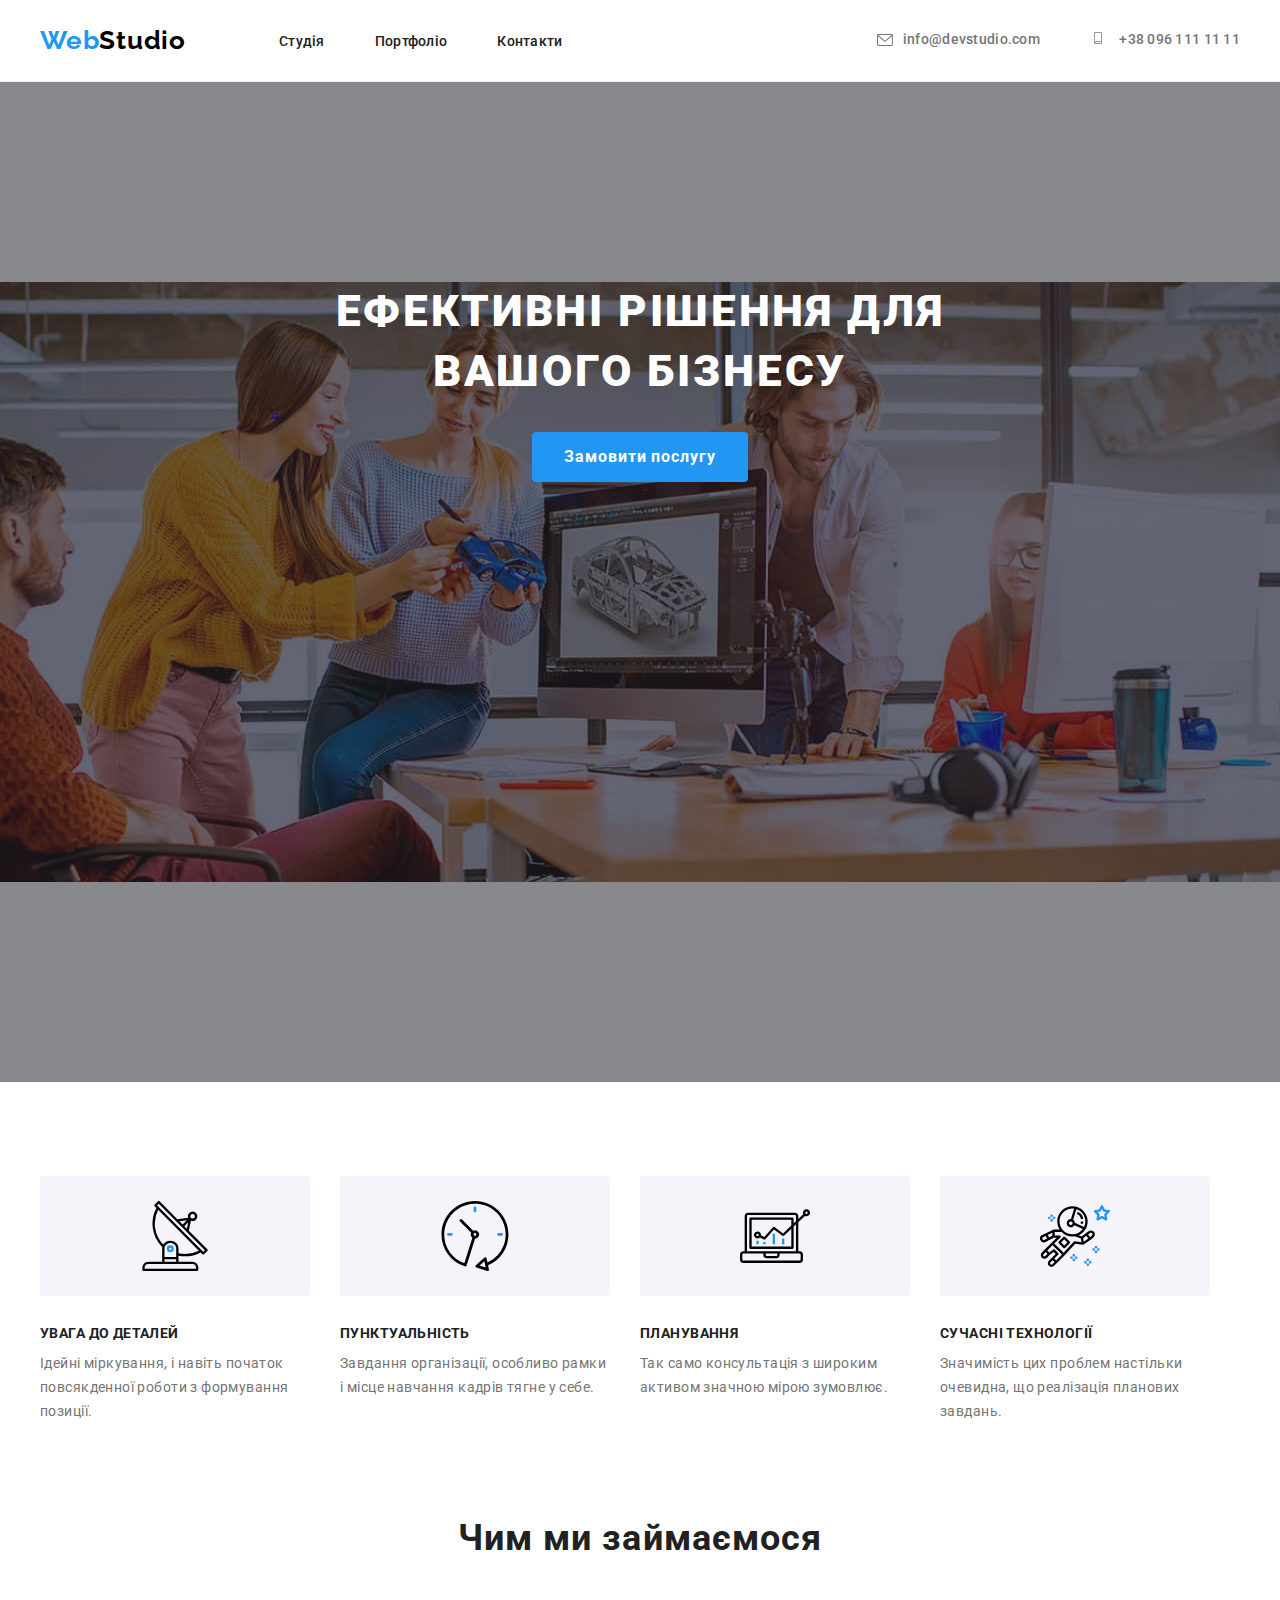
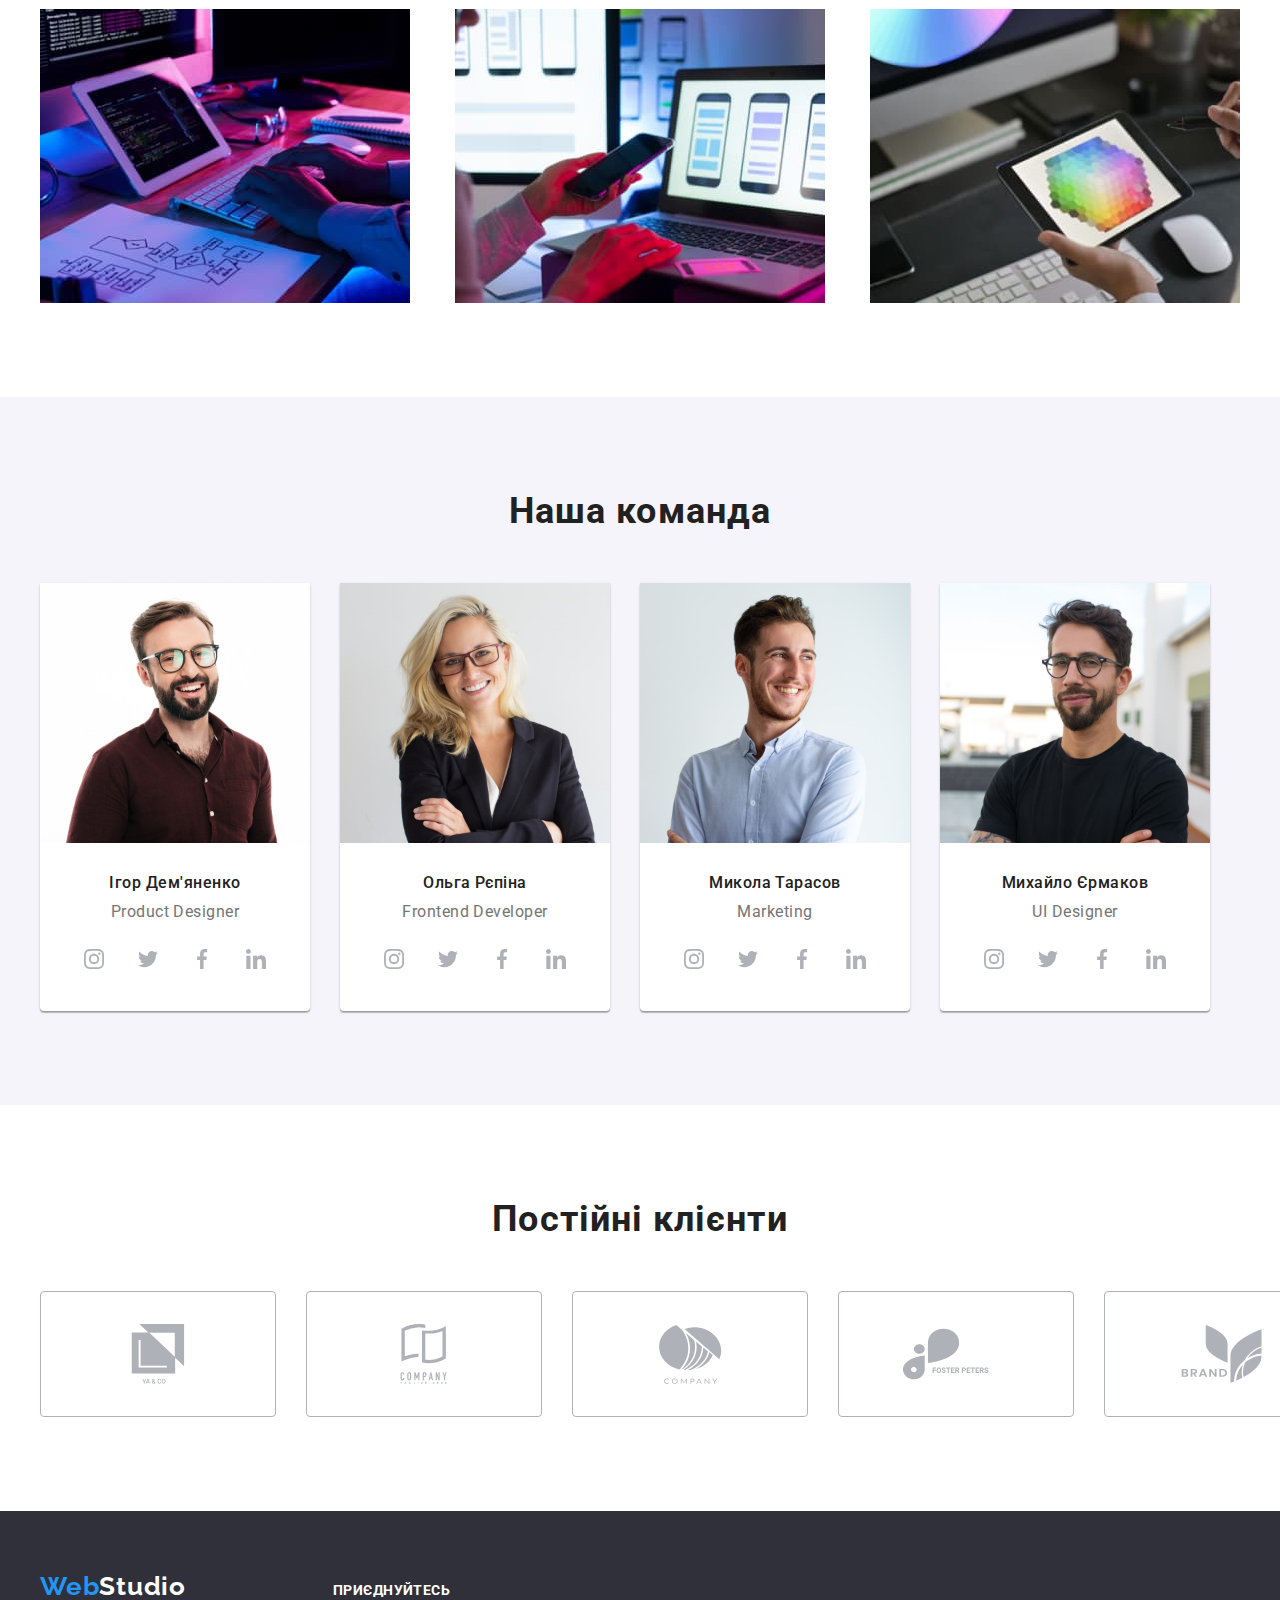
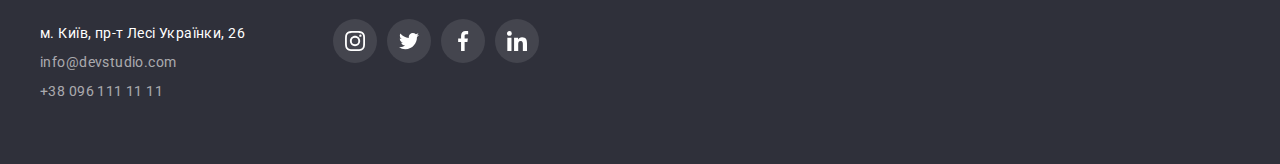
<file: index.html>
<!DOCTYPE html>
<html lang="uk">

<head>
  <meta charset="UTF-8" />
  <meta http-equiv="X-UA-Compatible" content="IE=edge" />
  <meta name="viewport" content="width=device-width, initial-scale=1.0" />
  <title lang="en">WebStudio</title>
  <link rel="preconnect" href="https://fonts.googleapis.com" />
  <link rel="preconnect" href="https://fonts.gstatic.com" crossorigin />
  <link href="https://fonts.googleapis.com/css2?family=Raleway:wght@700&family=Roboto:wght@400;500;700;900&display=swap"
    rel="stylesheet" />
  <link rel="stylesheet" href="https://cdnjs.cloudflare.com/ajax/libs/modern-normalize/1.1.0/modern-normalize.min.css"
    integrity="sha512-wpPYUAdjBVSE4KJnH1VR1HeZfpl1ub8YT/NKx4PuQ5NmX2tKuGu6U/JRp5y+Y8XG2tV+wKQpNHVUX03MfMFn9Q=="
    crossorigin="anonymous" referrerpolicy="no-referrer" />
  <!-- Customs styles -->
  <link rel="stylesheet" href="./css/style.css" />
</head>

<body>
  <header class="header">
    <div class="container main-nav">
      <a href="" lang="en" class="logo link">Web<span class="logo-header">Studio</span></a>
      <nav>
        <ul class="nav-list">
          <li class="nav-item">
            <a href="./index.html" class="nav-link link">Студія</a>
          </li>
          <li class="nav-item">
            <a href="./portfolio.html" class="nav-link link">Портфоліо</a>
          </li>
          <li class="nav-item">
            <a href="" class="nav-link link">Контакти</a>
          </li>
        </ul>
      </nav>
      <a href="mailto:info@devstudio.com" class="header-mail link"><svg class="header-icon" width="16px" height="12px">,
          <use href="./images/icons.svg#icon-envelope"></use>,
        </svg>info@devstudio.com</a>
      <a href="tel:+380961111111" class="header-tel link"><svg class="header-icon" width="16px" height="12px">,
          <use href="./images/icons.svg#icon-smartphone"></use>,
        </svg> +38 096 111 11 11</a>
    </div>
  </header>
  <main>
    <!--Hero-->
      <section class="section hero">
        <div class="container">
          <h1 class="hero-title">
            Ефективні рішення для <br />
            вашого бізнесу
          </h1>
          <button type="button" class="hero-btn">Замовити послугу</button>
        </div>
      </section>
    
    <!--Features-->
    <section class="section features">
      <div class="container padding-0">
        <h2 class="visually-hidden">Особливості</h2>
        <ul class="features-list">
          <li class="features-item">
            <div class="features-icon">
              <svg width="70px" height="70px">,
                <use href="./images/icons.svg#icon-antenna"></use>,
              </svg>
            </div>
            <h3 class="features-sub-title">Увага до деталей</h3>
            <p class="features-text">
              Ідейні міркування, і навіть початок повсякденної роботи з
              формування позиції.
            </p>
          </li>
          <li class="features-item">
            <div class="features-icon">
              <svg width="70px" height="70px">,
                <use href="./images/icons.svg#icon-clock"></use>,
              </svg>
            </div>
            <h3 class="features-sub-title">Пунктуальність</h3>
            <p class="features-text">
              Завдання організації, особливо рамки і місце навчання кадрів тягне
              у себе.
            </p>
          </li>
          <li class="features-item">
            <div class="features-icon">
              <svg width="70px" height="70px">,
                <use href="./images/icons.svg#icon-diagram"></use>,
              </svg>
            </div>
            <h3 class="features-sub-title">Планування</h3>
            <p class="features-text">
              Так само консультація з широким активом значною мірою зумовлює.
            </p>
          </li>
          <li class="features-item">
            <div class="features-icon">
              <svg width="70px" height="70px">,
                <use href="./images/icons.svg#icon-astronaut"></use>,
              </svg>
            </div>
            <h3 class="features-sub-title">Сучасні технології</h3>
            <p class="features-text">
              Значимість цих проблем настільки очевидна, що реалізація планових
              завдань.
            </p>
          </li>
        </ul>
      </div>
    </section>
    <!--Activity-->
    <section class="section activity">
      <div class="container">
        <h2 class="title">Чим ми займаємося</h2>
        <ul class="activity-list padding-0">
          <li>
            <img src="./images/box1.jpg" alt="Людина набирає текст" width="370" height="294" />
          </li>
          <li>
            <img src="./images/box2.jpg" alt="Людина за ноутбуком" width="370" height="294" />
          </li>
          <li>
            <img src="./images/box3.jpg" alt="Планшет в руці" width="370" height="294" />
          </li>
        </ul>
      </div>
    </section>
    <!--Team-->
    <section class="section section-team">
      <div class="container">
        <h2 class="title">Наша команда</h2>
        <ul class="team-list">
          <li class="team-item">
            <img src="./images/Ihor.jpg" alt="Ігор Дем'яненко" width="270" height="260" />
            <div class="team-item-sign">
              <h3 class="team-sub-title">Ігор Дем'яненко</h3>
              <p class="team-text" lang="en">Product Designer</p>
              <div class="social-block">
                <a class="social-link" target="_blank" rel="noopener nofollow noreferer" href="https://www.instagram.com
">
                  <svg class="social-ikon" width="20px" height="20px">,
                    <use href="./images/icons.svg#icon-instagram"></use>,
                  </svg>
                </a>
                <a class="social-link" target="_blank" rel="noopener nofollow noreferer" href="https://twitter.com/
">
                  <svg class="social-ikon" width="20px" height="20px">,
                    <use href="./images/icons.svg#icon-twitter"></use>,
                  </svg>
                </a>
                <a class="social-link" target="_blank" rel="noopener nofollow noreferer" href="https://uk-ua.facebook.com

">
                  <svg class="social-ikon" width="20px" height="20px">,
                    <use href="./images/icons.svg#icon-facebook"></use>,
                  </svg>
                </a>
                <a class="social-link" target="_blank" rel="noopener nofollow noreferer" href="https://ua.linkedin.com

">
                  <svg class="social-ikon" width="20px" height="20px">,
                    <use href="./images/icons.svg#icon-linkedin"></use>,
                  </svg>
                </a>
              </div>
            </div>
          </li>
          <li class="team-item">
            <img src="./images/Olha.jpg" alt="Ольга Рєпіна" width="270" height="260" />
            <div class="team-item-sign">
              <h3 class="team-sub-title">Ольга Рєпіна</h3>
              <p class="team-text" lang="en">Frontend Developer</p>
              <div class="social-block">
                <a class="social-link" target="_blank" rel="noopener nofollow noreferer" href="https://www.instagram.com
">
                  <svg class="social-ikon" width="20px" height="20px">,
                    <use href="./images/icons.svg#icon-instagram"></use>,
                  </svg>
                </a>
                <a class="social-link" target="_blank" rel="noopener nofollow noreferer" href="https://twitter.com/
">
                  <svg class="social-ikon" width="20px" height="20px">,
                    <use href="./images/icons.svg#icon-twitter"></use>,
                  </svg>
                </a>
                <a class="social-link" target="_blank" rel="noopener nofollow noreferer" href="https://uk-ua.facebook.com

">
                  <svg class="social-ikon" width="20px" height="20px">,
                    <use href="./images/icons.svg#icon-facebook"></use>,
                  </svg>
                </a>
                <a class="social-link" target="_blank" rel="noopener nofollow noreferer" href="https://ua.linkedin.com

">
                  <svg class="social-ikon" width="20px" height="20px">,
                    <use href="./images/icons.svg#icon-linkedin"></use>,
                  </svg>
                </a>
              </div>
            </div>
          </li>
          <li class="team-item">
            <img src="./images/Mykola.jpg" alt="Микола Тарасов" width="270" height="260" />
            <div class="team-item-sign">
              <h3 class="team-sub-title">Микола Тарасов</h3>
              <p class="team-text" lang="en">Marketing</p>
              <div class="social-block">
                <a class="social-link" target="_blank" rel="noopener nofollow noreferer" href="https://www.instagram.com
">
                  <svg class="social-ikon" width="20px" height="20px">,
                    <use href="./images/icons.svg#icon-instagram"></use>,
                  </svg>
                </a>
                <a class="social-link" target="_blank" rel="noopener nofollow noreferer" href="https://twitter.com/
">
                  <svg class="social-ikon" width="20px" height="20px">,
                    <use href="./images/icons.svg#icon-twitter"></use>,
                  </svg>
                </a>
                <a class="social-link" target="_blank" rel="noopener nofollow noreferer" href="https://uk-ua.facebook.com

">
                  <svg class="social-ikon" width="20px" height="20px">,
                    <use href="./images/icons.svg#icon-facebook"></use>,
                  </svg>
                </a>
                <a class="social-link" target="_blank" rel="noopener nofollow noreferer" href="https://ua.linkedin.com

">
                  <svg class="social-ikon" width="20px" height="20px">,
                    <use href="./images/icons.svg#icon-linkedin"></use>,
                  </svg>
                </a>
              </div>
            </div>
          </li>
          <li class="team-item">
            <img src="./images/Myhailo.jpg" alt="Михайло Єрмаков" width="270" height="260" />
            <div class="team-item-sign">
              <h3 class="team-sub-title">Михайло Єрмаков</h3>
              <p class="team-text" lang="en">UI Designer</p>
              <div class="social-block">
                <a class="social-link" target="_blank" rel="noopener nofollow noreferer" href="https://www.instagram.com
">
                  <svg class="social-ikon" width="20px" height="20px">,
                    <use href="./images/icons.svg#icon-instagram"></use>,
                  </svg>
                </a>
                <a class="social-link" target="_blank" rel="noopener nofollow noreferer" href="https://twitter.com/
">
                  <svg class="social-ikon" width="20px" height="20px">,
                    <use href="./images/icons.svg#icon-twitter"></use>,
                  </svg>
                </a>
                <a class="social-link" target="_blank" rel="noopener nofollow noreferer" href="https://uk-ua.facebook.com

">
                  <svg class="social-ikon" width="20px" height="20px">,
                    <use href="./images/icons.svg#icon-facebook"></use>,
                  </svg>
                </a>
                <a class="social-link" target="_blank" rel="noopener nofollow noreferer" href="https://ua.linkedin.com

">
                  <svg class="social-ikon" width="20px" height="20px">,
                    <use href="./images/icons.svg#icon-linkedin"></use>,
                  </svg>
                </a>
              </div>
            </div>
          </li>
        </ul>
      </div>
    </section>
    <!-- Clients -->
    <section class="section clients">
      <div class="container">
        <h2 class="title">Постійні клієнти</h2>
        <ul class="clients-list">
          <li class="clients-item"> <a class="clients-link" href="">

              <svg class="clients-icon" width="106px" height="60px">,
                <use href="./images/icons.svg#icon-group"></use>,
              </svg>

            </a></li>
          <li class="clients-item"> <a class="clients-link" href="">
              <svg class="clients-icon" width="106px" height="60px">,
                <use href="./images/icons.svg#icon-group-1"></use>,
              </svg>
            </a></li>
          <li class="clients-item"> <a class="clients-link" href="">
              <svg class="clients-icon" width="106px" height="60px">,
                <use href="./images/icons.svg#icon-group-2"></use>,
              </svg>
            </a></li>
          <li class="clients-item"> <a class="clients-link" href="">
              <svg class="clients-icon" width="106px" height="60px">,
                <use href="./images/icons.svg#icon-group-3"></use>,
              </svg>
            </a></li>
          <li class="clients-item"> <a class="clients-link" href="">
              <svg class="clients-icon" width="106px" height="60px">,
                <use href="./images/icons.svg#icon-group-4"></use>,
              </svg>
            </a></li>
          <li class="clients-item"> <a class="clients-link" href="">
              <svg class="clients-icon" width="106px" height="60px">,
                <use href="./images/icons.svg#icon-group-5"></use>,
              </svg>
            </a></li>
        </ul>
      </div>
    </section>
  </main>
  <footer class="footer">
    <div class="container footer-item">
      <div class="address-box">
        <a href="./index.html" lang="en" class="logo link logo-footer-margin">Web<span
            class="logo-footer">Studio</span></a>
        <address>
          <ul class="address-list">
            <li class="address-item">
              <a href="https://goo.gl/maps/YgsLw4m8aRkTFSZB6" target="_blank" rel="nnoreferrer noopener nofollow"
                class="link address-link">м. Київ, пр-т Лесі Українки, 26
              </a>
            </li>
            <li class="address-item">
              <a href="mailto:info@devstudio.com" class="link contact-link">info@devstudio.com</a>
            </li>
            <li class="address-item">
              <a href="tel:+380961111111" class="link contact-link">+38 096 111 11 11</a>
      </div>
      <div class="social-box">
        <p class="footer-social">приєднуйтесь</p>
        <div >
          <ul class="social-list">
                <li class="social-item"><a class="social-link dark" target="_blank" rel="noopener nofollow noreferer" href="https://www.instagram.com
">
                  <svg class="social-ikon" width="20px" height="20px">,
                    <use href="./images/icons.svg#icon-instagram"></use>,
                  </svg>
                </a></li>
                <li class="social-item"><a class="social-link dark" target="_blank" rel="noopener nofollow noreferer" href="https://twitter.com/
">
                  <svg class="social-ikon" width="20px" height="20px">,
                    <use href="./images/icons.svg#icon-twitter"></use>,
                  </svg>
                </a></li>
                <li class="social-item"><a class="social-link dark" target="_blank" rel="noopener nofollow noreferer" href="https://uk-ua.facebook.com

">
                  <svg class="social-ikon" width="20px" height="20px">,
                    <use href="./images/icons.svg#icon-facebook"></use>,
                  </svg>
                </a></li>
                <li class="social-item"><a class="social-link dark" target="_blank" rel="noopener nofollow noreferer" href="https://ua.linkedin.com

">
                  <svg class="social-ikon" width="20px" height="20px">,
                    <use href="./images/icons.svg#icon-linkedin"></use>,
                  </svg>
                </a></li>
                </ul>
              </div>
      </div>
    </div>
    </li>
    </ul>
    </address>
  </footer>
</body>

</html>
</file>
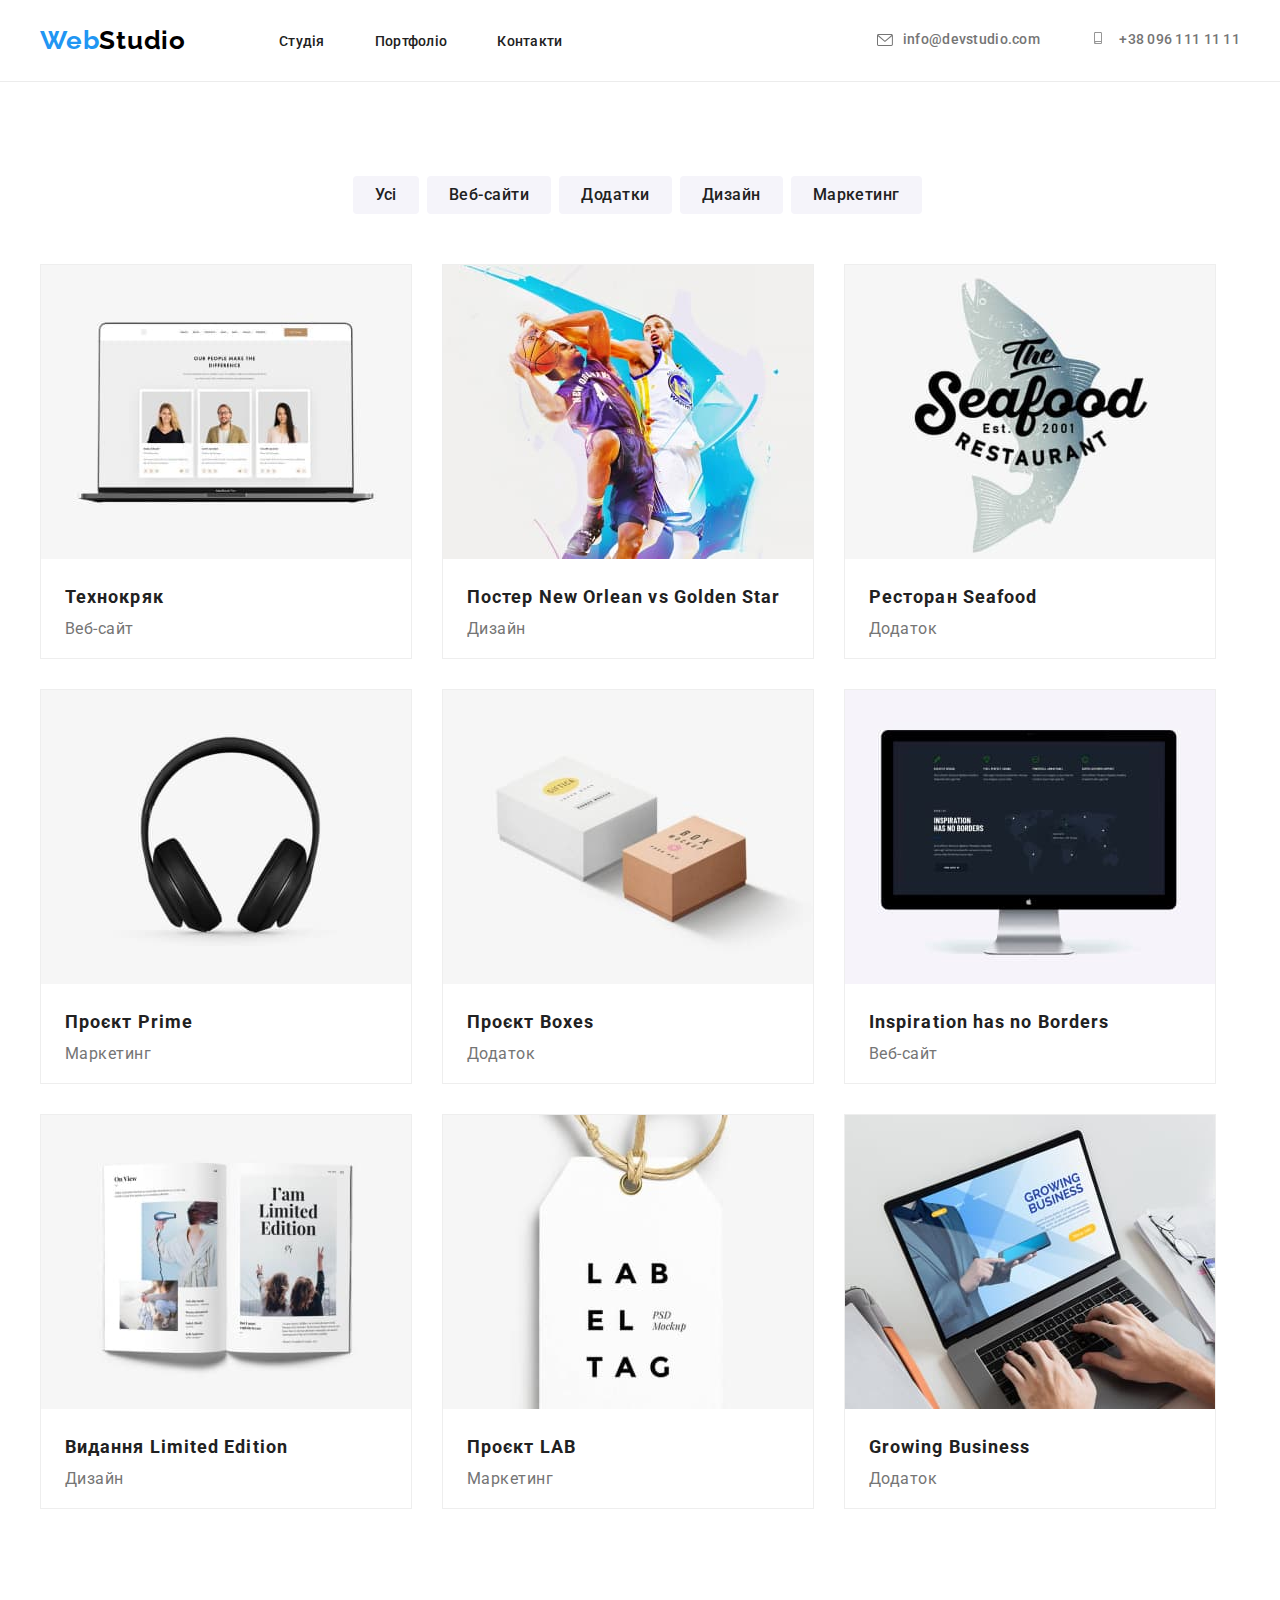
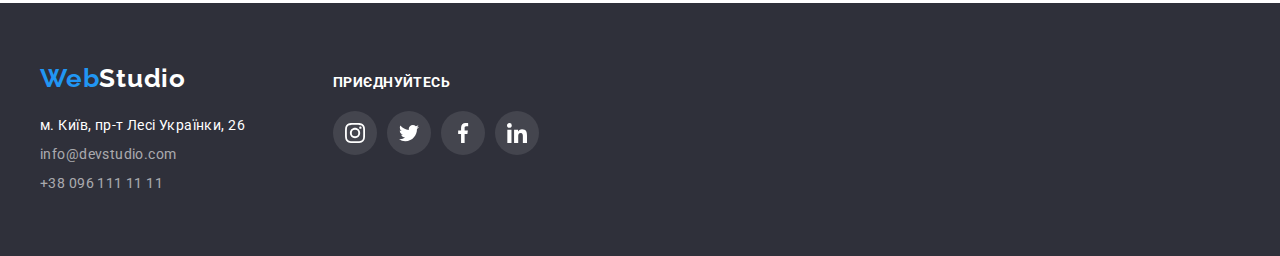
<file: portfolio.html>
<!DOCTYPE html>
<html lang="uk">
  <head>
    <meta charset="UTF-8" />
    <meta http-equiv="X-UA-Compatible" content="IE=edge" />
    <meta name="viewport" content="width=device-width, initial-scale=1.0" />
    <title lang="en">WebStudio</title>
    <link rel="preconnect" href="https://fonts.googleapis.com" />
    <link rel="preconnect" href="https://fonts.gstatic.com" crossorigin />
    <link
      href="https://fonts.googleapis.com/css2?family=Raleway:wght@700&family=Roboto:wght@400;500;700;900&display=swap"
      rel="stylesheet"
    />
    <link
      rel="stylesheet"
      href="https://cdnjs.cloudflare.com/ajax/libs/modern-normalize/1.1.0/modern-normalize.min.css"
      integrity="sha512-wpPYUAdjBVSE4KJnH1VR1HeZfpl1ub8YT/NKx4PuQ5NmX2tKuGu6U/JRp5y+Y8XG2tV+wKQpNHVUX03MfMFn9Q=="
      crossorigin="anonymous"
      referrerpolicy="no-referrer"
    />
    <!-- Customs styles -->
    <link rel="stylesheet" href="./css/style.css" />
  </head>
  <body>
    <header class="header">
      <div class="container main-nav">
        <a href="./index.html" lang="en" class="logo link"
          >Web<span class="logo-header">Studio</span></a
        >
        <nav>
          <ul class="nav-list">
            <li class="nav-item">
              <a href="./index.html" class="nav-link link">Студія</a>
            </li>
            <li class="nav-item">
              <a href="./portfolio.html" class="nav-link link">Портфоліо</a>
            </li>
            <li class="nav-item">
              <a href="" class="nav-link link">Контакти</a>
            </li>
          </ul>
        </nav>
        <a href="mailto:info@devstudio.com" class="header-mail link"><svg class="header-icon" width="16px" height="12px">,
          <use href="./images/icons.svg#icon-envelope"></use>,
        </svg>info@devstudio.com</a>
      <a href="tel:+380961111111" class="header-tel link"><svg class="header-icon" width="16px" height="12px">,
          <use href="./images/icons.svg#icon-smartphone"></use>,
        </svg> +38 096 111 11 11</a>
      </div>
    </header>
    <main>
      <section class="portfolio section">
        <div class="container">
          <h1 class="visually-hidden">portfolio</h1>
          <!-- FILTER -->
          <div class="filter">
            <ul class="portfolio-list">
              <li class="filter-list-item">
                <button type="button" class="portfolio-btn">Усі</button>
              </li>
              <li class="filter-list-item">
                <button type="button" class="portfolio-btn">Веб-сайти</button>
              </li>
              <li class="filter-list-item">
                <button type="button" class="portfolio-btn">Додатки</button>
              </li>
              <li class="filter-list-item">
                <button type="button" class="portfolio-btn">Дизайн</button>
              </li>
              <li class="filter-list-item">
                <button type="button" class="portfolio-btn">Маркетинг</button>
              </li>
            </ul>
          </div>
          <!-- Projects -->
          <div class="projects">
            <ul class="portfolio-list">
              <li class="projects-list-item">
                <a href="" class="link projects-link">
                  <img
                    src="./images/project1.jpg"
                    alt="ноутбук"
                    width="370"
                    height="294"
                  />
                  <div class="item-sign">
                    <h2 class="portfolio-sub-title">Технокряк</h2>
                    <p class="projects-text">Веб-сайт</p>
                  </div>
                </a>
              </li>
              <li class="projects-list-item">
                <a href="" class="link">
                  <img
                    src="./images/project2.jpg"
                    alt="баскетболисти"
                    width="370"
                    height="294"
                  />
                  <div class="item-sign">
                    <h2 class="portfolio-sub-title">
                      Постер <span lang="en">New Orlean vs Golden Star</span>
                    </h2>
                    <p class="projects-text">Дизайн</p>
                  </div>
                </a>
              </li>
              <li class="projects-list-item">
                <a href="" class="link">
                  <img
                    src="./images/project3.jpg"
                    alt="логотип ресторану"
                    width="370"
                    height="294"
                  />
                  <div class="item-sign">
                    <h2 class="portfolio-sub-title">
                      Ресторан <span lang="en">Seafood</span>
                    </h2>
                    <p class="projects-text">Додаток</p>
                  </div>
                </a>
              </li>
              <li class="projects-list-item">
                <a href="" class="link">
                  <img
                    src="./images/project4.jpg"
                    alt="навушники"
                    width="370"
                    height="294"
                  />
                  <div class="item-sign">
                    <h2 class="portfolio-sub-title">
                      Проєкт <span lang="en">Prime</span>
                    </h2>
                    <p class="projects-text">Маркетинг</p>
                  </div>
                </a>
              </li>
              <li class="projects-list-item">
                <a href="" class="link">
                  <img
                    src="./images/project5.jpg"
                    alt="дві коробки"
                    width="370"
                    height="294"
                  />
                  <div class="item-sign">
                    <h2 class="portfolio-sub-title">
                      Проєкт <span lang="en">Boxes</span>
                    </h2>
                    <p class="projects-text">Додаток</p>
                  </div>
                </a>
              </li>
              <li class="projects-list-item">
                <a href="" class="link">
                  <img
                    src="./images/project6.jpg"
                    alt="монітор"
                    width="370"
                    height="294"
                  />
                  <div class="item-sign">
                    <h2 class="portfolio-sub-title" lang="en">
                      Inspiration has no Borders
                    </h2>
                    <p class="projects-text">Веб-сайт</p>
                  </div>
                </a>
              </li>
              <li class="projects-list-item">
                <a href="" class="link">
                  <img
                    src="./images/project7.jpg"
                    alt="журнал"
                    width="370"
                    height="294"
                  />
                  <div class="item-sign">
                    <h2 class="portfolio-sub-title">
                      Видання <span lang="en">Limited Edition</span>
                    </h2>
                    <p class="projects-text">Дизайн</p>
                  </div>
                </a>
              </li>
              <li class="projects-list-item">
                <a href="" class="link">
                  <img
                    src="./images/project8.jpg"
                    alt="бірка"
                    width="370"
                    height="294"
                  />
                  <div class="item-sign">
                    <h2 class="portfolio-sub-title">
                      Проєкт <span lang="en">LAB</span>
                    </h2>
                    <p class="projects-text">Маркетинг</p>
                  </div>
                </a>
              </li>
              <li class="projects-list-item">
                <a href="" class="link">
                  <img
                    src="./images/project9.jpg"
                    alt="ноутбук"
                    width="370"
                    height="294"
                  />
                  <div class="item-sign">
                    <h2 class="portfolio-sub-title" lang="en">
                      Growing Business
                    </h2>
                    <p class="projects-text">Додаток</p>
                  </div>
                </a>
              </li>
            </ul>
          </div>
        </div>
      </section>
    </main>
    <footer class="footer">
    <div class="container footer-item">
      <div class="address-box">
        <a href="./index.html" lang="en" class="logo link logo-footer-margin">Web<span
            class="logo-footer">Studio</span></a>
        <address>
          <ul class="address-list">
            <li class="address-item">
              <a href="https://goo.gl/maps/YgsLw4m8aRkTFSZB6" target="_blank" rel="nnoreferrer noopener nofollow"
                class="link address-link">м. Київ, пр-т Лесі Українки, 26
              </a>
            </li>
            <li class="address-item">
              <a href="mailto:info@devstudio.com" class="link contact-link">info@devstudio.com</a>
            </li>
            <li class="address-item">
              <a href="tel:+380961111111" class="link contact-link">+38 096 111 11 11</a>
      </div>
      <div class="social-box">
        <p class="footer-social">приєднуйтесь</p>
        <div >
          <ul class="social-list">
                <li class="social-item"><a class="social-link dark" target="_blank" rel="noopener nofollow noreferer" href="https://www.instagram.com
">
                  <svg class="social-ikon" width="20px" height="20px">,
                    <use href="./images/icons.svg#icon-instagram"></use>,
                  </svg>
                </a></li>
                <li class="social-item"><a class="social-link dark" target="_blank" rel="noopener nofollow noreferer" href="https://twitter.com/
">
                  <svg class="social-ikon" width="20px" height="20px">,
                    <use href="./images/icons.svg#icon-twitter"></use>,
                  </svg>
                </a></li>
                <li class="social-item"><a class="social-link dark" target="_blank" rel="noopener nofollow noreferer" href="https://uk-ua.facebook.com

">
                  <svg class="social-ikon" width="20px" height="20px">,
                    <use href="./images/icons.svg#icon-facebook"></use>,
                  </svg>
                </a></li>
                <li class="social-item"><a class="social-link dark" target="_blank" rel="noopener nofollow noreferer" href="https://ua.linkedin.com

">
                  <svg class="social-ikon" width="20px" height="20px">,
                    <use href="./images/icons.svg#icon-linkedin"></use>,
                  </svg>
                </a></li>
                </ul>
              </div>
      </div>
    </div>
    </li>
    </ul>
    </address>
  </footer>
  </body>
</html>
</file>
<file: css/style.css>
body {
  font-family: "Roboto", sans-serif;
  font-style: normal;
  color: #212121;

  margin: 0;
}

/* main */

.link {
  text-decoration-line: none;
}
.container {
  margin: 0 auto;
  width: 1200px;
  padding-left: 15px;
  padding-right: 15px;
  /* outline: 2px solid tomato; */
}

h1,
h2,
h3,
h4,
h5,
h6,
p {
  margin: 0 auto;
}
ul {
  list-style: none;
  margin: 0;
  padding: 0;
}

img {
  display: block;
  max-width: 100%;
  height: auto;
}

.section {
  display: flex;
  padding-top: 94px;
  padding-bottom: 94px;
  /* outline: 2px solid tomato; */
}

:root {
  --main-text-color: #212121;
  --p-text-color: #757575;
  --main-blue-color: #2196f3;
  --main-white-color: #ffffff;
  --main-background-color: #f5f5f5;
  --svg-fill: #afb1b8;
}
.title {
  margin-bottom: 50px;

  font-size: 36px;
  line-height: 1.16;
  text-align: center;
  letter-spacing: 0.03em;

  color: var(--main-text-color);
}

.visually-hidden {
  position: absolute;
  white-space: nowrap;
  width: 1px;
  height: 1px;
  overflow: hidden;
  border: 0;
  padding: 0;
  clip: rect(0 0 0 0);
  clip-path: inset(50%);
  margin: -1px;
}
/* Header */

.header {
  background: var(--main-white-color);
  border-bottom: 1px solid;
  border-color: #ececec;
}

.main-nav {
  display: flex;
  align-items: center;
}
.logo {
  margin-right: 93px;
  margin-top: 25px;
  margin-bottom: 25px;

  font-family: "Raleway";
  font-weight: 700;
  font-size: 26px;
  line-height: 1.19;
  letter-spacing: 0.03em;
  color: var(--main-blue-color);
}
.logo-header {
  font-family: "Raleway";
  font-weight: 700;
  font-size: 26px;
  line-height: 1.19;
  letter-spacing: 0.03em;

  color: #000000;
}
.nav-list {
  list-style-type: none;
  display: flex;
  padding: 0;
}
.nav-item + .nav-item {
  margin-left: 50px;
}
.nav-link {
  padding: 20px 0;

  font-weight: 500;
  font-size: 14px;
  line-height: 1.14;
  letter-spacing: 0.02em;

  color: var(--main-text-color);
}
.nav-link:hover,
.nav-link:focus {
  color: var(--main-blue-color);
}
.header-mail {
  display: flex;
  justify-content: center;
  align-items: center;

  margin-left: auto;

  font-weight: 500;
  font-size: 14px;
  line-height: 1.14;
  letter-spacing: 0.02em;

  color: var(--p-text-color);
}
.header-mail:hover,
.header-mail:focus {
  color: var(--main-blue-color);
}
.header-tel {
  margin-left: 50px;

  font-weight: 500;
  font-size: 14px;
  line-height: 1.14;
  letter-spacing: 0.02em;

  color: var(--p-text-color);
}

.header-tel:hover,
.header-tel:focus {
  color: var(--main-blue-color);
}

/* HERO */

.hero {
  padding-top: 200px;
  padding-bottom: 200px;
  background-image: linear-gradient(
      to right,
      rgba(47, 48, 58, 0.4),
      rgba(47, 48, 58, 0.4)
    ),
    url("../images/hero-bgr.jpg");
  background-size: 1600px;
  background-repeat: no-repeat;
  background-position: center;
  text-align: center;
  min-height: 600px;
  background-color: #c4c4c4;
}
.hero-title {
  font-weight: 900;
  font-size: 44px;
  line-height: 1.36;

  text-align: center;
  letter-spacing: 0.06em;
  text-transform: uppercase;

  color: var(--main-white-color);
}
.hero-btn {
  border-radius: 4px;
  border-color: transparent;
  font-family: inherit;
  font-weight: 700;
  font-size: 16px;
  line-height: 1.88;

  display: inline-block;
  align-items: center;
  text-align: center;
  letter-spacing: 0.06em;
  margin-top: 30px;
  min-width: 216px;
  min-height: 50px;

  color: var(--main-white-color);
  background: var(--main-blue-color);
  cursor: pointer;
}
.hero-btn:hover,
.hero-btn:focus {
  color: var(--main-white-color);
  background: #188ce8;
  cursor: pointer;
}

/* Features */

.features {
  background: var(--main-white-color);
  padding-bottom: 0;
}

.features-list {
  list-style-type: none;
  display: flex;
}
.features-icon {
  width: 270px;
  height: 120px;
  margin-bottom: 30px;
  display: flex;
  justify-content: center;
  align-items: center;

  background: #f5f4fa;
  border-radius: 4px;
}
.features-item {
  width: 270px;
  margin-right: 30px;
}
.features-item:last-child {
  margin-right: 0;
}
.features-sub-title {
  font-size: 14px;
  line-height: 1.14;
  letter-spacing: 0.03em;
  text-transform: uppercase;
  margin-bottom: 10px;

  color: var(--main-text-color);
}
.features-text {
  font-size: 14px;
  line-height: 1.71;
  letter-spacing: 0.03em;

  color: var(--p-text-color);
}

/* Activity */

.activity {
  background: var(--main-white-color);
}
.activity-list {
  list-style-type: none;
  display: flex;
  justify-content: space-between;
}

/* Team */

.section-team {
  background-color: #f5f4fa;
}
.team-list {
  list-style-type: none;
  display: flex;
}
.team-item {
  width: 270px;
  margin-right: 30px;
  box-shadow: 0px 1px 3px rgba(0, 0, 0, 0.12), 0px 1px 1px rgba(0, 0, 0, 0.14),
    0px 2px 1px rgba(0, 0, 0, 0.2);
  border-radius: 0px 0px 4px 4px;

  background: var(--main-white-color);
}
.team-item:last-child {
  margin-right: 0;
}
.team-sub-title {
  font-weight: 500;
  font-size: 16px;
  line-height: 1.19;
  text-align: center;
  letter-spacing: 0.03em;
  margin-bottom: 10px;

  color: var(--title-text-color);
}
.team-text {
  margin-bottom: 16px;

  font-size: 16px;
  line-height: 1.19;
  text-align: center;
  letter-spacing: 0.03em;

  color: var(--p-text-color);
}
.team-item-sign {
  padding: 30px 0;
}
.social-block {
  display: flex;
  justify-content: center;
}
.social-link {
  display: flex;
  justify-content: center;
  align-items: center;
  width: 44px;
  height: 44px;
  margin-right: 10px;

  fill: var(--svg-fill);
}
.social-link:last-child {
  margin-right: 0;
}
.social-link:hover,
.social-link:focus {
  border-radius: 50%;
  background-color: var(--main-blue-color);
  fill: var(--main-white-color);
}
.social-icon {
  fill: currentColor;
}

/* CLients */

.clients {
  background-color: var(--main-white-color);
}
.clients-list {
  list-style-type: none;
  display: flex;
}
.clients-item {
  margin-right: 30px;
}
.clients-link {
  width: 170px;
  height: 92px;
  padding: 16px 32px;
  display: flex;
  justify-content: center;
  align-items: center;

  border: 1px solid var(--svg-fill);
  border-radius: 4px;
}
.clients-item:last-child {
  margin-right: 0;
}
.clients-icon {
  fill: var(--svg-fill);
}
.clients-link:hover,
.clients-link:focus {
  border-color: var(--main-blue-color);
}
.clients-link:hover .clients-icon,
.clients-link:focus .clients-icon {
  fill: var(--main-blue-color);
}
/* Footer */

.footer {
  background: #2f303a;
  padding-top: 60px;
  padding-bottom: 60px;
  display: flex;
  justify-content: left;
}
.footer-item {
  display: flex;
}
.address-box {
  margin-right: 70px;
}
.logo-footer {
  font-family: "Raleway";
  font-size: 26px;
  line-height: 1.19px;
  letter-spacing: 0.03em;

  color: var(--main-white-color);
}
.logo-footer-margin {
  display: inline-block;
  margin-right: 0;
  margin-bottom: 20px;
  margin-top: 0;
}
.address-list {
  list-style-type: none;
}
.address-link {
  font-family: "Roboto";
  font-style: normal;
  font-size: 14px;
  line-height: 1.71;
  letter-spacing: 0.03em;
  padding-right: 18px;

  color: var(--main-white-color);
}
.address-item {
  margin-bottom: 5px;
}
.address-item:last-child {
  margin-bottom: 0;
}
.address-link:hover,
.address-link:focus {
  color: var(--main-blue-color);
}
.contact-link {
  font-family: "Roboto";
  font-style: normal;
  font-size: 14px;
  line-height: 1.71;
  letter-spacing: 0.03em;
  display: flex;

  color: rgba(255, 255, 255, 0.6);
}
.contact-link:hover,
.contact-link:focus {
  color: var(--main-blue-color);
}
.footer-social {
  margin-bottom: 20px;
  list-style-type: none;

font-weight: 700;
font-size: 14px;
line-height: 1.14;
letter-spacing: 0.03em;
text-transform: uppercase;

  color: var(--main-white-color);
}
.social-box {
  padding-top: 12px;
}
.social-list {
  list-style-type: none;
  display: flex;
  text-align: left;
}
.social-item {
  margin-right: 10px;
}
.social-item:last-child {
  margin-right: 0;
}
.dark {
  background-color: rgba(255, 255, 255, 0.1);
  border-radius: 50%;
  fill: var(--main-white-color);
}

/* PORTFOLIO */

.portfolio {
  /* background: var(--main-background-color); */
  display: flex;
}

/* Filter */
.filter {
  width: 575px;
  margin-left: auto;
  margin-right: auto;
  margin-bottom: 50px;
}

.filter-list-item {
  margin-right: 8px;
}
.filter-list-item:last-child {
  margin-right: 0;
}
.portfolio-btn {
  height: 38px;
  padding: 6px 22px;
  font-family: "Roboto";
  font-weight: 500;
  font-size: 16px;
  line-height: 1.62;
  text-align: center;
  letter-spacing: 0.03em;

  color: var(--main-text-color);
  background-color: #f5f4fa;
  border-width: 0;
  border-radius: 4px;
  border-color: #f5f4fa;
  cursor: pointer;
}
.portfolio-btn:hover,
.portfolio-btn:focus {
  color: var(--main-white-color);
  background-color: var(--main-blue-color);
  box-shadow: 0px 3px 1px rgba(0, 0, 0, 0.1), 0px 1px 2px rgba(0, 0, 0, 0.08),
    0px 2px 2px rgba(0, 0, 0, 0.12);
}
.portfolio-sub-title {
  margin-bottom: 4px;
  font-size: 18px;
  line-height: 2;
  letter-spacing: 0.06em;

  color: var(--main-text-color);
}
.portfolio-list {
  list-style-type: none;
  display: flex;
  flex-wrap: wrap;
}

/* Projects */
.projects-list-item {
  width: 370px;
  margin-right: 30px;
  margin-bottom: 30px;
  border: 1px solid #eeeeee;
}
.projects-list-item:nth-child(3n) {
  margin-right: 0;
}
.projects-list-item:nth-child(n + 7) {
  margin-bottom: 0;
}
.projects-link {
}
.projects-list-item:hover,
.projects-list-item:focus {
  box-shadow: 0px 1px 1px rgba(0, 0, 0, 0.12), 0px 4px 4px rgba(0, 0, 0, 0.06),
    1px 4px 6px rgba(0, 0, 0, 0.16);
  outline: none;
}
.projects-text {
  font-size: 16px;
  line-height: 1.19;
  letter-spacing: 0.03em;

  color: var(--p-text-color);
}
.item-sign {
  padding: 20px 24px;
}

/* icon */
.header-icon {
  margin-right: 10px;
  fill: currentColor;
}
.header-mail:hover .header-icon,
.header-mail:focus .header-icon {
  fill: currentColor;
}
</file>
